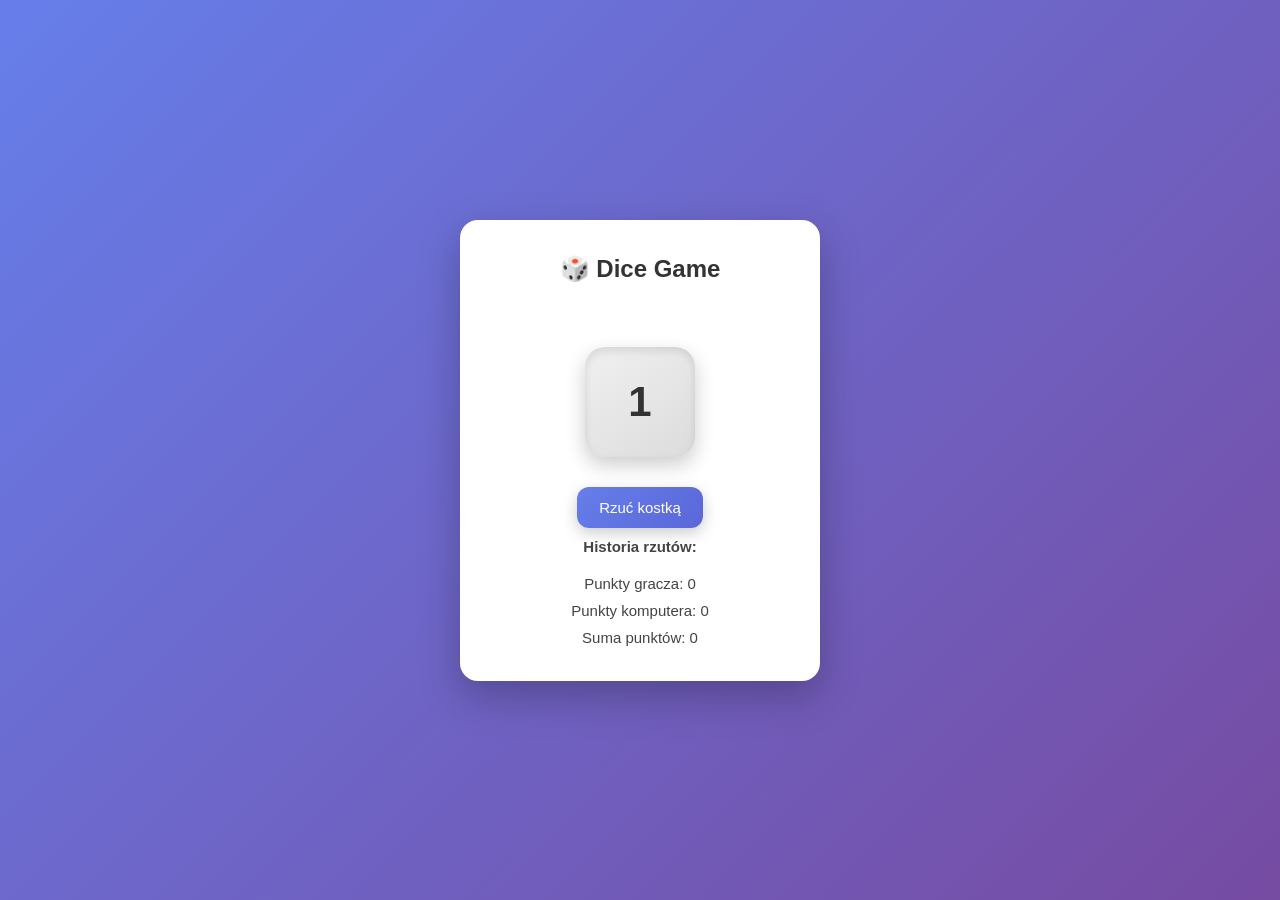
<file: index.html>
<!DOCTYPE html>
<html lang="pl">
<head>
    <meta charset="UTF-8">
    <title>Dice Game</title>
    <link rel="stylesheet" href="GraKostka.css">
</head>
<body>

<div class="container">
    <h1>🎲 Dice Game</h1>

    <div id="message" class="message"></div>

    <div class="dice" id="dice">1</div>

    <button id="rollBtn">Rzuć kostką</button>

    <p><strong>Historia rzutów:</strong></p>
    <div id="history"></div>

    <p id="playerScore">Gracz: 0</p>
    <p id="computerScore">Komputer: 0</p>
    <p id="total">Suma: 0</p>

    <button id="resetBtn" class="hidden">Reset</button>
</div>

<script src="GraKostka.js"></script>
</body>
</html>
</file>
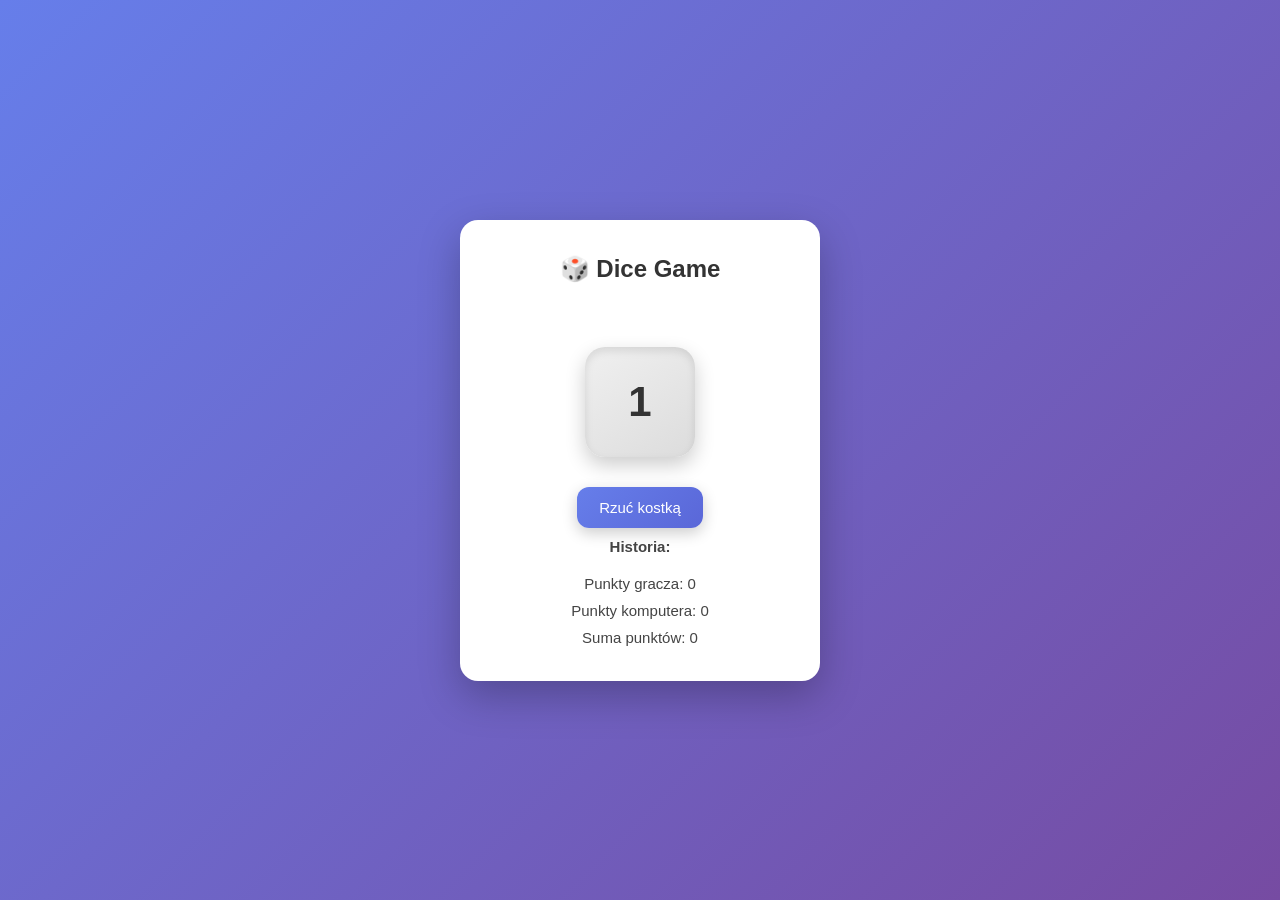
<file: GraKostka.html>
<!DOCTYPE html>
<html lang="pl">
<head>
    <meta charset="UTF-8">
    <title>Dice Game</title>
    <link rel="stylesheet" href="GraKostka.css">
</head>
<body>

<div class="container">
    <h1>🎲 Dice Game</h1>

    <div id="message" class="message"></div>

    <div class="dice" id="dice">1</div>

    <button id="rollBtn">Rzuć kostką</button>

    <p><strong>Historia:</strong></p>
    <div id="history"></div>

    <p id="playerScore">Gracz: 0</p>
    <p id="computerScore">Komputer: 0</p>
    <p id="total">Suma: 0</p>

    <button id="resetBtn" class="hidden">Reset</button>
</div>

<script src="GraKostka.js"></script>
</body>
</html>
</file>
<file: GraKostka.css>
* {
    margin: 0;
    padding: 0;
    box-sizing: border-box;
    font-family: 'Segoe UI', Tahoma, sans-serif;
}


body {
    background: linear-gradient(135deg, #667eea, #764ba2);
    min-height: 100vh;
    display: flex;
    justify-content: center;
    align-items: center;
}



.container {
    background: #ffffff;
    padding: 35px 45px;
    border-radius: 18px;
    text-align: center;
    box-shadow: 0 15px 40px rgba(0, 0, 0, 0.25);
    width: 360px;
}


h1 {
    margin-bottom: 20px;
    font-size: 24px;
    color: #333;
}


.message {
    min-height: 24px;
    margin-bottom: 10px;
    font-weight: bold;
    color: #444;
    transition: all 0.2s ease;
}


.dice {
    width: 110px;
    height: 110px;
    margin: 20px auto;
    background: linear-gradient(145deg, #f0f0f0, #dcdcdc);
    border-radius: 20px;
    display: flex;
    justify-content: center;
    align-items: center;
    font-size: 42px;
    font-weight: bold;
    color: #333;
    box-shadow: inset 0 4px 8px rgba(0,0,0,0.1),
                0 8px 20px rgba(0,0,0,0.2);
    transition: transform 0.3s ease;
}


.dice.roll {
    transform: rotate(360deg) scale(1.1);
}


button {
    margin-top: 10px;
    padding: 12px 22px;
    font-size: 15px;
    border: none;
    border-radius: 12px;
    background: linear-gradient(135deg, #667eea, #5a67d8);
    color: white;
    cursor: pointer;
    transition: all 0.2s ease;
    box-shadow: 0 5px 15px rgba(0,0,0,0.2);
}

button:hover {
    transform: translateY(-2px);
    box-shadow: 0 8px 20px rgba(0,0,0,0.25);
}

button:active {
    transform: scale(0.95);
}


#resetBtn {
    background: linear-gradient(135deg, #ff6b6b, #e63946);
}

p {
    margin-top: 10px;
    color: #444;
    font-size: 15px;
}


#history {
    margin-top: 10px;
    font-size: 14px;
    color: #666;
    word-wrap: break-word;
    max-height: 60px;
    overflow-y: auto;
}



.hidden {
    display: none;
}


@media (max-width: 400px) {
    .container {
        width: 90%;
        padding: 25px;
    }

    .dice {
        width: 90px;
        height: 90px;
        font-size: 36px;
    }
}
</file>
